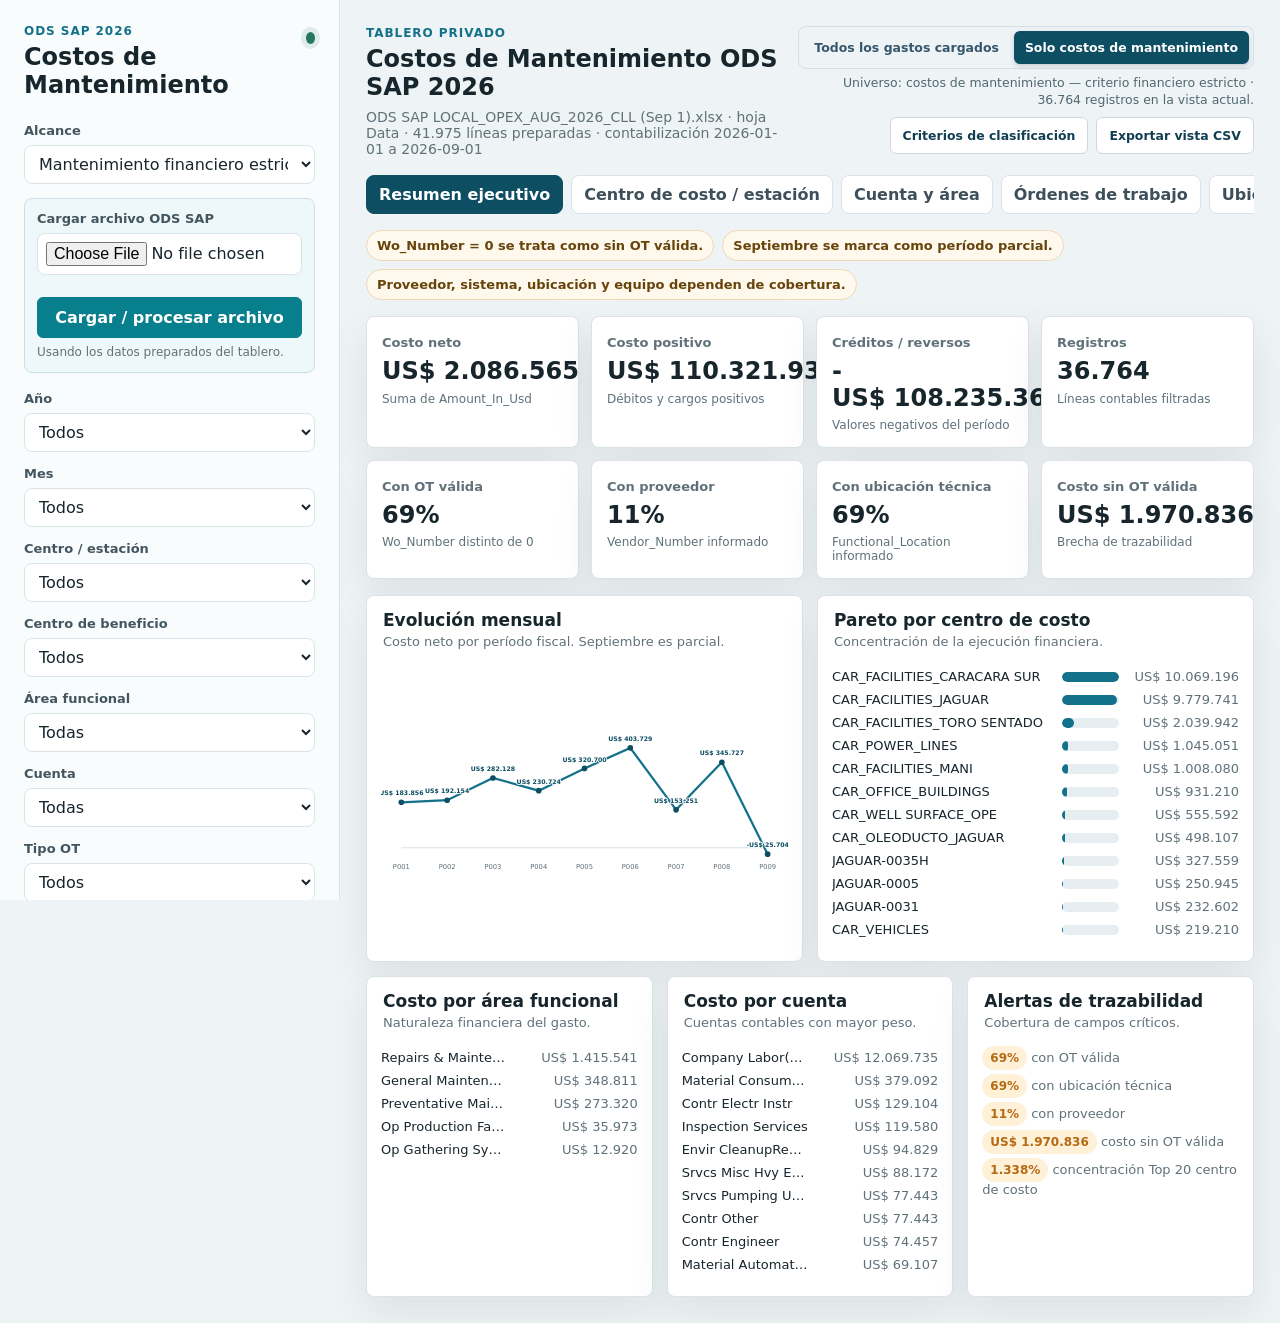
<file: index.html>
<!doctype html>
<html lang="es">
  <head>
    <meta charset="utf-8" />
    <meta name="viewport" content="width=device-width, initial-scale=1" />
    <title>Costos de Mantenimiento ODS SAP 2026</title>
    <meta
      name="description"
      content="Tablero gerencial privado de costos de mantenimiento basado en ODS SAP 2026."
    />
    <link rel="stylesheet" href="./styles.css?v=20260921-upload" />
  </head>
  <body>
    <div class="app-shell">
      <aside class="filters" aria-label="Filtros globales">
        <div class="brand">
          <div>
            <p class="eyebrow">ODS SAP 2026</p>
            <h1>Costos de Mantenimiento</h1>
          </div>
          <span class="status-dot" title="Fuente de datos preparada"></span>
        </div>

        <label class="field">
          <span>Alcance</span>
          <select id="scopeFilter">
            <option value="all">Todos los gastos cargados</option>
            <option value="strict" selected>Mantenimiento financiero estricto</option>
            <option value="expanded">Mantenimiento ampliado</option>
          </select>
        </label>

        <div class="upload-box">
          <label class="field">
            <span>Cargar archivo ODS SAP</span>
            <input id="odsFile" type="file" accept=".xlsx,.xls" />
          </label>
          <button id="processOdsFile" class="upload-button" type="button" disabled>
            Cargar / procesar archivo
          </button>
          <p id="fileStatus" class="file-status">Usando los datos preparados del tablero.</p>
        </div>

        <div class="filter-grid">
          <label class="field"><span>Año</span><select id="yearFilter"></select></label>
          <label class="field"><span>Mes</span><select id="monthFilter"></select></label>
          <label class="field"><span>Centro / estación</span><select id="stationFilter"></select></label>
          <label class="field"><span>Centro de beneficio</span><select id="profitFilter"></select></label>
          <label class="field"><span>Área funcional</span><select id="areaFilter"></select></label>
          <label class="field"><span>Cuenta</span><select id="accountFilter"></select></label>
          <label class="field"><span>Tipo OT</span><select id="woTypeFilter"></select></label>
          <label class="field"><span>Proveedor</span><select id="vendorFilter"></select></label>
          <label class="field"><span>Ubicación técnica</span><select id="flocFilter"></select></label>
          <label class="field"><span>Gross / Cutback</span><select id="grossFilter"></select></label>
        </div>

        <label class="field search">
          <span>Buscar OT, cuenta, proveedor, ubicación o documento</span>
          <input id="searchBox" type="search" placeholder="Ej. 4000471842, P1703, CONFIPETROL" />
        </label>

        <div class="filter-actions">
          <button id="resetFilters" type="button">Limpiar filtros</button>
        </div>

        <div class="method-note">
          <strong>Advertencia</strong>
          <p>
            Vista financiero-contable. No confirma ejecución física, cierre técnico,
            cumplimiento del plan ni confiabilidad.
          </p>
        </div>
      </aside>

      <main class="workspace">
        <header class="topbar">
          <div>
            <p class="eyebrow">Tablero privado</p>
            <h2>Costos de Mantenimiento ODS SAP 2026</h2>
            <p id="sourceLine" class="source-line">Cargando fuente...</p>
          </div>
          <div class="topbar-actions">
            <div class="scope-control">
              <div class="scope-toggle" role="group" aria-label="Universo del tablero">
                <button id="allExpensesToggle" type="button" class="scope-button" aria-pressed="false">Todos los gastos cargados</button>
                <button id="maintenanceToggle" type="button" class="scope-button active" aria-pressed="true">Solo costos de mantenimiento</button>
              </div>
              <p id="populationStatus" class="population-status" role="status" aria-live="polite">
                Universo: costos de mantenimiento — criterio financiero estricto.
              </p>
            </div>
            <button id="criteriaButton" type="button">Criterios de clasificación</button>
            <button id="downloadCsv" type="button">Exportar vista CSV</button>
          </div>
        </header>

        <nav class="tabs" aria-label="Páginas del tablero">
          <button class="tab active" data-page="executive">Resumen ejecutivo</button>
          <button class="tab" data-page="station">Centro de costo / estación</button>
          <button class="tab" data-page="account">Cuenta y área</button>
          <button class="tab" data-page="orders">Órdenes de trabajo</button>
          <button class="tab" data-page="technical">Ubicaciones y sistemas</button>
          <button class="tab" data-page="vendors">Proveedores y compras</button>
          <button class="tab" data-page="quality">Calidad de datos</button>
        </nav>

        <section class="alert-strip">
          <span>Wo_Number = 0 se trata como sin OT válida.</span>
          <span>Septiembre se marca como período parcial.</span>
          <span>Proveedor, sistema, ubicación y equipo dependen de cobertura.</span>
        </section>

        <section id="kpiGrid" class="kpi-grid" aria-label="Indicadores principales"></section>

        <section id="pageExecutive" class="page active"></section>
        <section id="pageStation" class="page"></section>
        <section id="pageAccount" class="page"></section>
        <section id="pageOrders" class="page"></section>
        <section id="pageTechnical" class="page"></section>
        <section id="pageVendors" class="page"></section>
        <section id="pageQuality" class="page"></section>
      </main>
    </div>

    <div id="loading" class="loading">Preparando dashboard...</div>
    <dialog id="criteriaDialog" aria-labelledby="criteriaDialogTitle">
      <div class="dialog-heading"><div><p class="eyebrow">Método de clasificación</p><h2 id="criteriaDialogTitle">Criterios de clasificación de costos</h2></div><button id="closeCriteria" type="button">Cerrar</button></div>
      <div class="criteria-copy">
        <p><strong>Criterio financiero estricto:</strong> se incluyen las filas con <code>Level 3 (Summ FS) = Maintenance costs</code>.</p>
        <p><strong>Criterio ampliado:</strong> también se consideran las áreas funcionales <code>Repairs &amp; Maintenance</code>, <code>Preventative Maintenance</code>, <code>General Maintenance</code> y <code>Downhole Well Maintenance</code>.</p>
        <p><strong>OT:</strong> <code>Wo_Number = 0</code> se trata como OT no válida y se mantiene visible como brecha de trazabilidad; no se usa para afirmar ejecución.</p>
        <p><strong>Cobertura:</strong> proveedor, ubicación técnica, sistema y equipo solo se interpretan cuando los campos tienen datos suficientes.</p>
        <p class="method-warning"><strong>Límite:</strong> esta clasificación es financiera-contable. No demuestra ejecución física, cierre técnico, cumplimiento del plan ni confiabilidad del activo.</p>
      </div>
    </dialog>
    <script src="./vendor/xlsx.full.min.js"></script>
    <script src="./vendor/pako.min.js"></script>
    <script src="./ods-parser.js?v=20260921-upload"></script>
    <script src="./data.js?v=20260921-upload"></script>
    <script src="./app.js?v=20260921-upload"></script>
  </body>
</html>
</file>
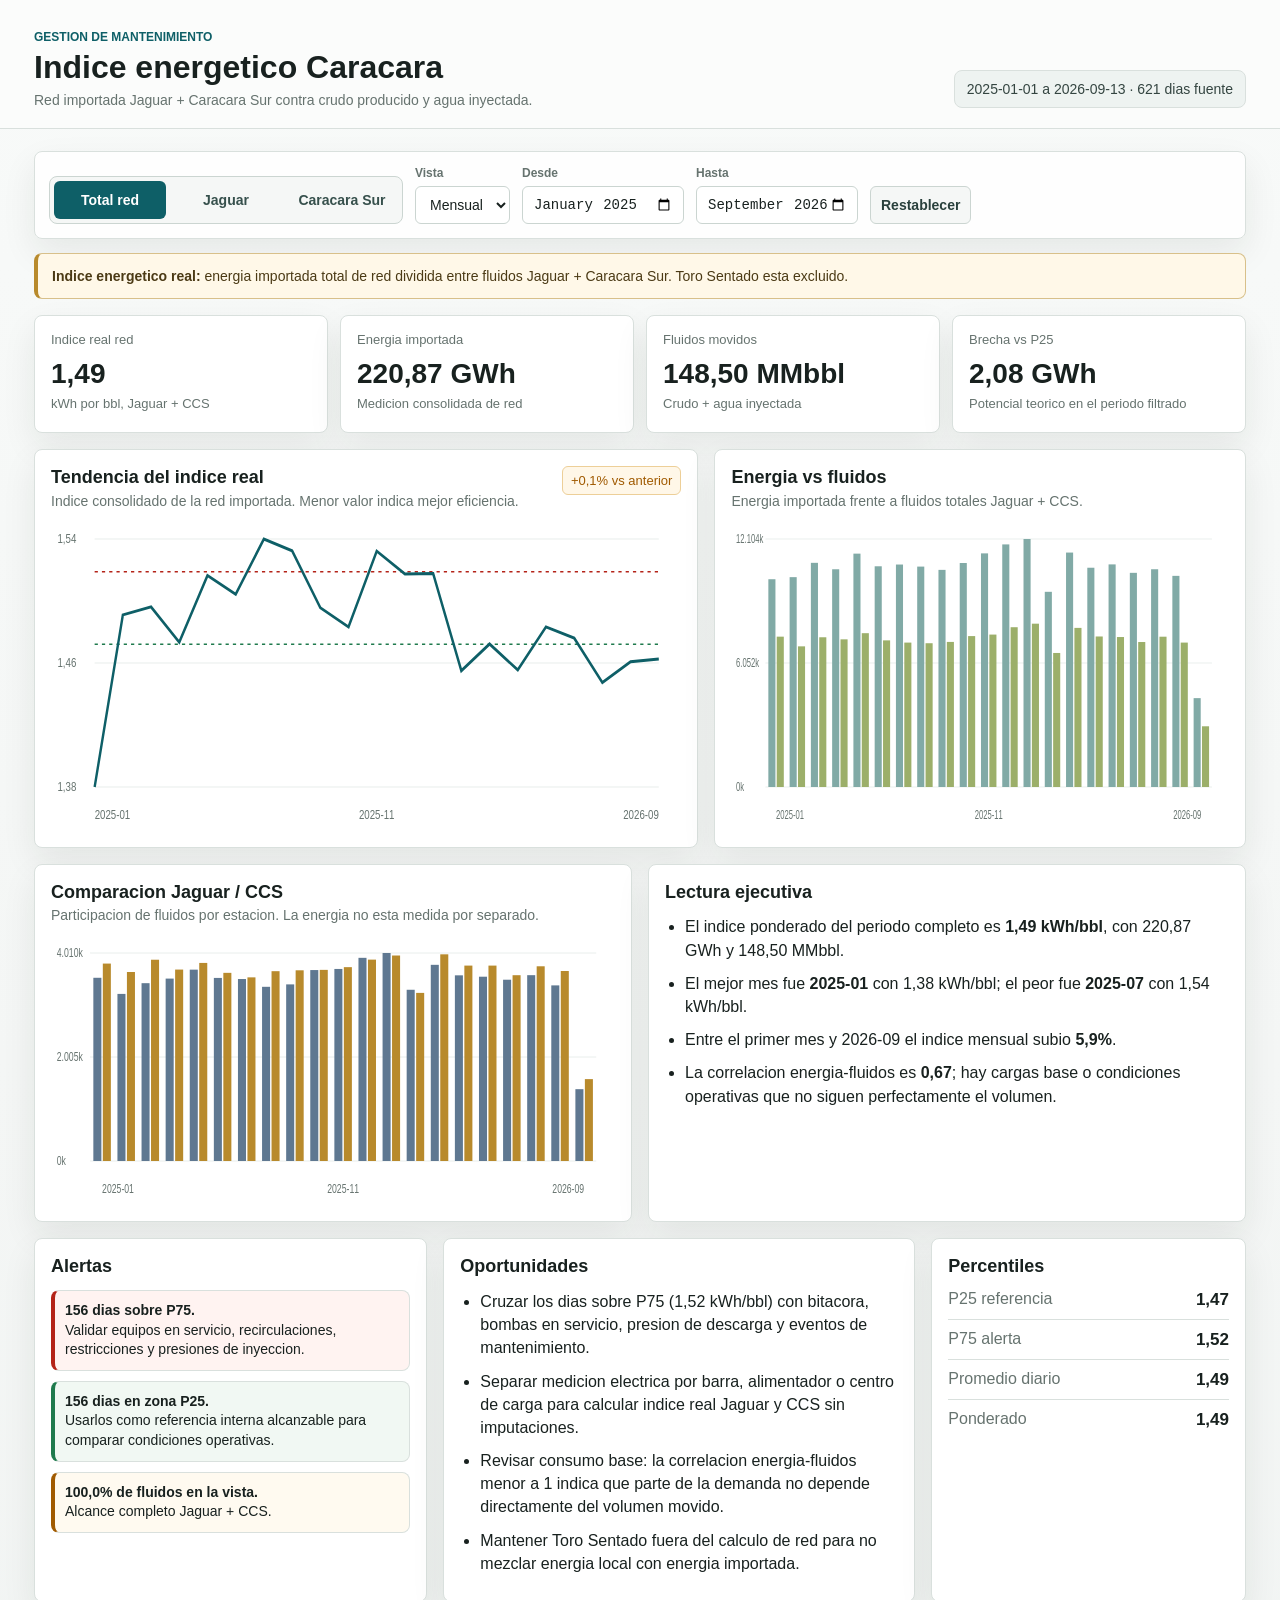
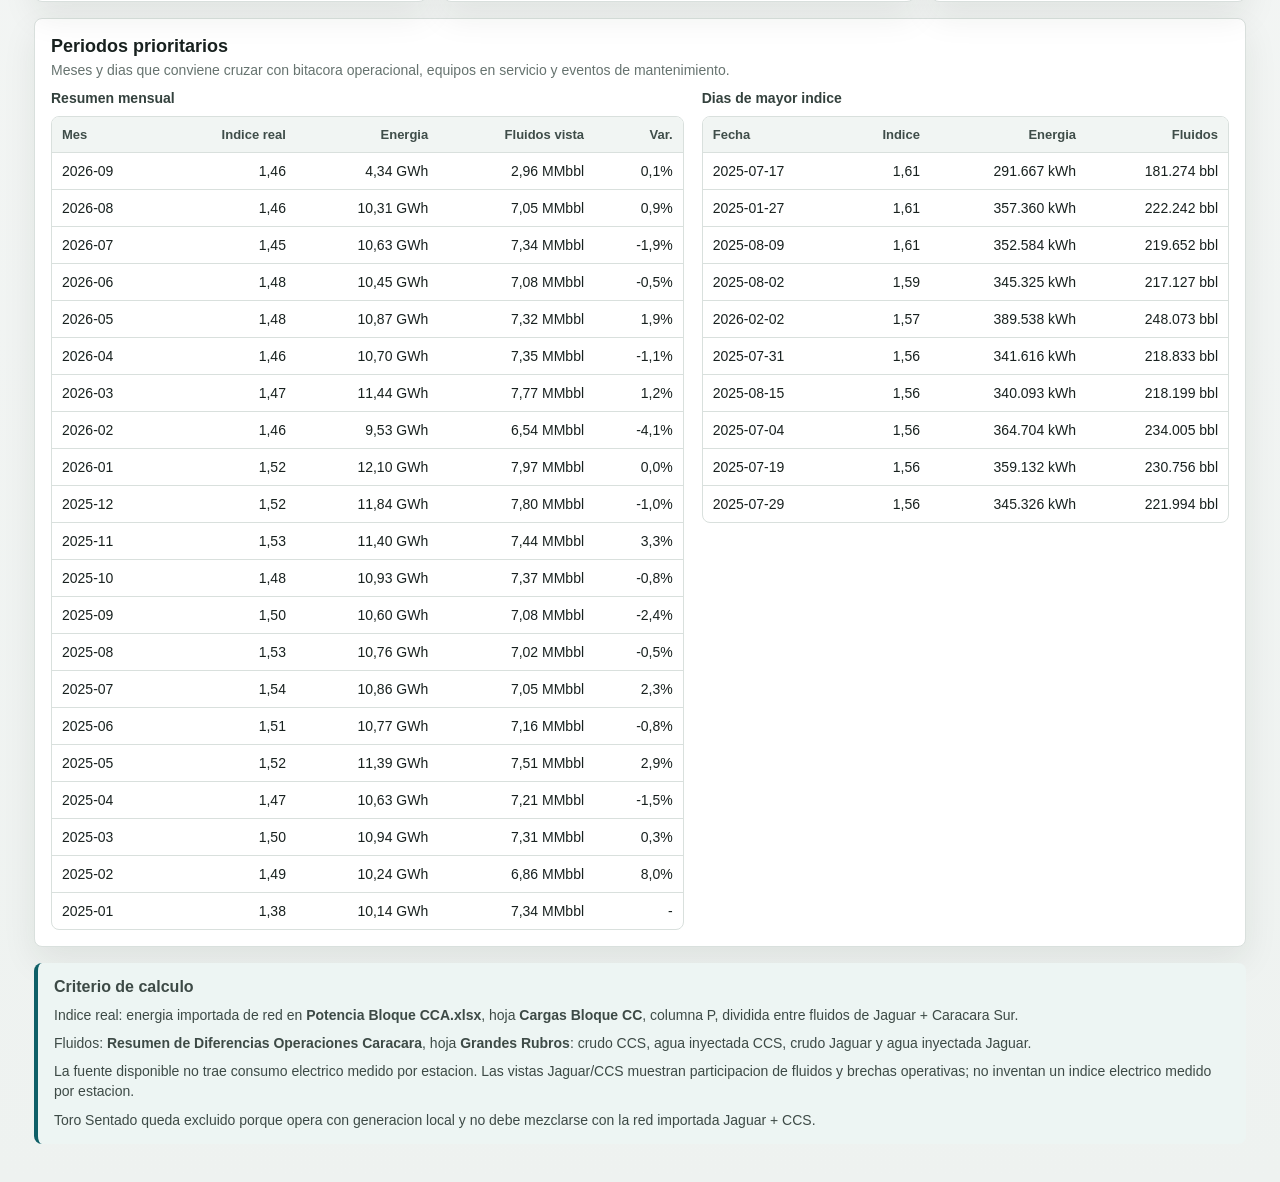
<file: indice-energetico-caracara/index.html>
<!doctype html>
<html lang="es">
<head>
  <meta charset="utf-8">
  <meta name="viewport" content="width=device-width, initial-scale=1">
  <title>Indice energetico Caracara</title>
  <meta name="description" content="Dashboard ejecutivo de energia importada Jaguar + Caracara Sur frente a fluidos movidos.">
  <link rel="stylesheet" href="./styles.css?v=20260915-exec1">
</head>
<body>
  <header class="topbar">
    <div>
      <p class="eyebrow">Gestion de Mantenimiento</p>
      <h1>Indice energetico Caracara</h1>
      <p class="subtitle">Red importada Jaguar + Caracara Sur contra crudo producido y agua inyectada.</p>
    </div>
    <div class="period-pill" id="periodLabel">Cargando periodo...</div>
  </header>

  <main>
    <section class="control-band" aria-label="Filtros del dashboard">
      <div class="segmented" aria-label="Seleccion de estacion">
        <button class="active" data-station="total" type="button">Total red</button>
        <button data-station="jaguar" type="button">Jaguar</button>
        <button data-station="ccs" type="button">Caracara Sur</button>
      </div>
      <label>Vista
        <select id="viewMode">
          <option value="monthly">Mensual</option>
          <option value="daily">Diaria</option>
        </select>
      </label>
      <label>Desde
        <input type="month" id="fromMonth">
      </label>
      <label>Hasta
        <input type="month" id="toMonth">
      </label>
      <button id="resetFilters" class="ghost" type="button">Restablecer</button>
    </section>

    <section class="method-alert" id="methodAlert"></section>

    <section class="kpi-grid" aria-label="Indicadores principales">
      <article><span>Indice real red</span><strong id="kpiIndex">-</strong><small>kWh por bbl, Jaguar + CCS</small></article>
      <article><span>Energia importada</span><strong id="kpiEnergy">-</strong><small>Medicion consolidada de red</small></article>
      <article><span id="kpiFluidLabel">Fluidos movidos</span><strong id="kpiFluids">-</strong><small id="kpiFluidHelp">Crudo + agua inyectada</small></article>
      <article><span>Brecha vs P25</span><strong id="kpiSavings">-</strong><small>Potencial teorico en el periodo filtrado</small></article>
    </section>

    <section class="split primary">
      <article class="panel chart-panel">
        <div class="panel-head"><div><h2>Tendencia del indice real</h2><p id="trendCopy">Indice consolidado de la red importada. Menor valor indica mejor eficiencia.</p></div><span id="trendSignal" class="signal">-</span></div>
        <div id="indexChart" class="chart" role="img" aria-label="Tendencia del indice energetico"></div>
      </article>
      <article class="panel chart-panel">
        <div class="panel-head"><div><h2>Energia vs fluidos</h2><p id="energyFluidCopy">La energia se compara contra los fluidos del alcance seleccionado.</p></div></div>
        <div id="energyFluidChart" class="chart" role="img" aria-label="Comparacion de energia y fluidos"></div>
      </article>
    </section>

    <section class="split">
      <article class="panel chart-panel">
        <div class="panel-head"><div><h2>Comparacion Jaguar / CCS</h2><p>Participacion de fluidos por estacion. La energia no esta medida por separado.</p></div></div>
        <div id="stationChart" class="chart compact" role="img" aria-label="Comparacion de fluidos por estacion"></div>
      </article>
      <article class="panel"><h2>Lectura ejecutiva</h2><ul id="executiveFindings" class="finding-list"></ul></article>
    </section>

    <section class="insight-grid">
      <article class="panel"><h2>Alertas</h2><div id="alerts" class="alert-list"></div></article>
      <article class="panel"><h2>Oportunidades</h2><ul id="opportunities" class="finding-list"></ul></article>
      <article class="panel"><h2>Percentiles</h2><div id="percentileBox" class="percentiles"></div></article>
    </section>

    <section class="panel">
      <div class="panel-head"><div><h2>Periodos prioritarios</h2><p>Meses y dias que conviene cruzar con bitacora operacional, equipos en servicio y eventos de mantenimiento.</p></div></div>
      <div class="tables">
        <div><h3>Resumen mensual</h3><div class="table-wrap"><table><thead><tr><th>Mes</th><th>Indice real</th><th>Energia</th><th>Fluidos vista</th><th>Var.</th></tr></thead><tbody id="monthlyTable"></tbody></table></div></div>
        <div><h3>Dias de mayor indice</h3><div class="table-wrap"><table><thead><tr><th>Fecha</th><th>Indice</th><th>Energia</th><th>Fluidos</th></tr></thead><tbody id="criticalDays"></tbody></table></div></div>
      </div>
    </section>

    <section class="method">
      <h2>Criterio de calculo</h2>
      <p>Indice real: energia importada de red en <strong>Potencia Bloque CCA.xlsx</strong>, hoja <strong>Cargas Bloque CC</strong>, columna P, dividida entre fluidos de Jaguar + Caracara Sur.</p>
      <p>Fluidos: <strong>Resumen de Diferencias Operaciones Caracara</strong>, hoja <strong>Grandes Rubros</strong>: crudo CCS, agua inyectada CCS, crudo Jaguar y agua inyectada Jaguar.</p>
      <p>La fuente disponible no trae consumo electrico medido por estacion. Las vistas Jaguar/CCS muestran participacion de fluidos y brechas operativas; no inventan un indice electrico medido por estacion.</p>
      <p>Toro Sentado queda excluido porque opera con generacion local y no debe mezclarse con la red importada Jaguar + CCS.</p>
    </section>
  </main>

  <script src="./app.js?v=20260915-exec1"></script>
</body>
</html>
</file>
<file: styles.css>
:root {
  color-scheme: light;
  --bg: #eef3f5;
  --panel: #ffffff;
  --panel-soft: #f7fafb;
  --ink: #17252c;
  --muted: #60717a;
  --line: #d9e3e8;
  --blue: #0d4e63;
  --blue-2: #14718a;
  --green: #23785d;
  --amber: #b56a12;
  --red: #a83d3d;
  --shadow: 0 16px 40px rgba(23, 37, 44, 0.08);
}

* {
  box-sizing: border-box;
}

body {
  margin: 0;
  min-height: 100vh;
  background: var(--bg);
  color: var(--ink);
  font-family:
    Inter, ui-sans-serif, system-ui, -apple-system, BlinkMacSystemFont, "Segoe UI",
    sans-serif;
}

button,
select,
input {
  font: inherit;
}

.app-shell {
  display: grid;
  grid-template-columns: 340px minmax(0, 1fr);
  min-height: 100vh;
}

.filters {
  position: sticky;
  top: 0;
  height: 100vh;
  overflow: auto;
  padding: 24px;
  border-right: 1px solid var(--line);
  background: #f9fcfd;
}

.brand {
  display: flex;
  align-items: flex-start;
  justify-content: space-between;
  gap: 16px;
  margin-bottom: 24px;
}

.brand h1,
.topbar h2 {
  margin: 0;
  font-size: 24px;
  line-height: 1.15;
  letter-spacing: 0;
}

.eyebrow {
  margin: 0 0 6px;
  color: var(--blue-2);
  font-size: 12px;
  font-weight: 800;
  letter-spacing: 0.08em;
  text-transform: uppercase;
}

.status-dot {
  width: 12px;
  height: 12px;
  margin-top: 8px;
  border-radius: 50%;
  background: var(--green);
  box-shadow: 0 0 0 5px rgba(35, 120, 93, 0.12);
}

.field {
  display: grid;
  gap: 7px;
  margin-bottom: 12px;
}

.field span {
  color: #43555f;
  font-size: 13px;
  font-weight: 700;
}

select,
input {
  width: 100%;
  min-height: 38px;
  border: 1px solid var(--line);
  border-radius: 8px;
  background: white;
  color: var(--ink);
  padding: 8px 10px;
  outline: none;
}

select:focus,
input:focus {
  border-color: var(--blue-2);
  box-shadow: 0 0 0 3px rgba(20, 113, 138, 0.14);
}

.filter-grid {
  display: grid;
  gap: 2px;
}

.upload-box {
  margin: 14px 0 18px;
  padding: 12px;
  border: 1px solid #c9dfe5;
  border-radius: 8px;
  background: #eef8fa;
}

.upload-box input[type="file"] {
  min-height: 42px;
  padding: 8px;
  background: #fff;
}

.upload-button {
  width: 100%;
  margin-top: 10px;
  padding: 10px 12px;
  border: 1px solid #087f8c;
  border-radius: 6px;
  background: #087f8c;
  color: #fff;
  font-weight: 700;
}

.upload-button:hover:not(:disabled) { background: #066873; }

.file-status {
  margin: 6px 0 0;
  color: var(--muted);
  font-size: 12px;
  line-height: 1.35;
}

.selected-text { color: var(--blue-2); }
.success-text { color: var(--green); }
.error-text { color: var(--red); }
.loading-text { color: var(--amber); }

.filter-actions {
  display: flex;
  gap: 10px;
  margin: 18px 0;
}

button {
  border: 1px solid var(--line);
  border-radius: 8px;
  background: white;
  color: var(--ink);
  padding: 9px 12px;
  cursor: pointer;
  transition:
    background 0.15s ease,
    border-color 0.15s ease,
    color 0.15s ease;
}

button:hover {
  border-color: var(--blue-2);
}

.filter-actions button,
.topbar-actions button {
  background: var(--blue);
  border-color: var(--blue);
  color: white;
  font-weight: 700;
}

.method-note {
  margin-top: 18px;
  padding: 14px;
  border: 1px solid #efd8b5;
  border-radius: 8px;
  background: #fff8ec;
  color: #5c3a09;
}

.method-note p {
  margin: 6px 0 0;
  color: #6b4b1a;
  font-size: 14px;
  line-height: 1.45;
}

.workspace {
  min-width: 0;
  padding: 26px;
}

.topbar {
  display: flex;
  align-items: flex-start;
  justify-content: space-between;
  gap: 20px;
  margin-bottom: 18px;
}

.source-line {
  margin: 8px 0 0;
  color: var(--muted);
  font-size: 14px;
}

.tabs {
  display: flex;
  gap: 8px;
  overflow-x: auto;
  padding-bottom: 10px;
}

.tab {
  white-space: nowrap;
  background: #ffffff;
  color: #3d505a;
  font-weight: 700;
}

.tab.active {
  background: var(--blue);
  border-color: var(--blue);
  color: white;
}

.alert-strip {
  display: flex;
  flex-wrap: wrap;
  gap: 8px;
  margin: 6px 0 16px;
}

.alert-strip span {
  padding: 7px 10px;
  border: 1px solid #efd8b5;
  border-radius: 999px;
  background: #fff8ec;
  color: #67440b;
  font-size: 13px;
  font-weight: 700;
}

.kpi-grid {
  display: grid;
  grid-template-columns: repeat(4, minmax(0, 1fr));
  gap: 12px;
  margin-bottom: 16px;
}

.kpi {
  padding: 15px;
  border: 1px solid var(--line);
  border-radius: 8px;
  background: var(--panel);
  box-shadow: var(--shadow);
}

.kpi span {
  color: var(--muted);
  font-size: 13px;
  font-weight: 800;
}

.kpi strong {
  display: block;
  margin-top: 7px;
  font-size: 24px;
  line-height: 1.1;
}

.kpi small {
  display: block;
  margin-top: 7px;
  color: var(--muted);
  font-size: 12px;
}

.page {
  display: none;
}

.page.active {
  display: block;
}

.grid-2,
.grid-3 {
  display: grid;
  gap: 14px;
}

.grid-2 {
  grid-template-columns: repeat(2, minmax(0, 1fr));
}

.grid-3 {
  grid-template-columns: repeat(3, minmax(0, 1fr));
}

.card {
  min-width: 0;
  border: 1px solid var(--line);
  border-radius: 8px;
  background: var(--panel);
  box-shadow: var(--shadow);
}

.card-header {
  display: flex;
  align-items: baseline;
  justify-content: space-between;
  gap: 12px;
  padding: 14px 16px 0;
}

.card h3 {
  margin: 0;
  font-size: 17px;
  letter-spacing: 0;
}

.card p {
  margin: 4px 0 0;
  color: var(--muted);
  font-size: 13px;
}

.chart {
  padding: 12px 14px 16px;
  min-height: 260px;
}

.bar-row {
  display: grid;
  grid-template-columns: minmax(110px, 220px) minmax(0, 1fr) 110px;
  align-items: center;
  gap: 10px;
  margin: 8px 0;
  font-size: 13px;
}

.bar-label {
  overflow: hidden;
  text-overflow: ellipsis;
  white-space: nowrap;
}

.bar-track {
  height: 10px;
  border-radius: 999px;
  background: #e6eef2;
  overflow: hidden;
}

.bar-fill {
  height: 100%;
  border-radius: inherit;
  background: var(--blue-2);
}

.bar-fill.negative {
  background: var(--red);
}

.bar-value {
  text-align: right;
  color: var(--muted);
  font-variant-numeric: tabular-nums;
}

.table-wrap {
  overflow: auto;
  max-height: 430px;
  padding: 12px 14px 16px;
}

table {
  width: 100%;
  border-collapse: collapse;
  font-size: 13px;
}

th,
td {
  padding: 9px 8px;
  border-bottom: 1px solid var(--line);
  text-align: left;
  vertical-align: top;
}

th {
  position: sticky;
  top: 0;
  z-index: 1;
  background: white;
  color: #41545f;
  font-size: 12px;
  text-transform: uppercase;
}

td.num,
th.num {
  text-align: right;
  font-variant-numeric: tabular-nums;
}

.badge {
  display: inline-flex;
  align-items: center;
  min-height: 24px;
  padding: 3px 8px;
  border-radius: 999px;
  background: #e7f1f4;
  color: var(--blue);
  font-size: 12px;
  font-weight: 800;
}

.badge.warn {
  background: #fff0d8;
  color: var(--amber);
}

.badge.good {
  background: #e6f4ee;
  color: var(--green);
}

.svg-chart {
  width: 100%;
  min-height: 280px;
}

.loading {
  position: fixed;
  inset: auto 24px 24px auto;
  padding: 12px 14px;
  border: 1px solid var(--line);
  border-radius: 8px;
  background: white;
  box-shadow: var(--shadow);
  color: var(--blue);
  font-weight: 800;
}

.loading.hidden {
  display: none;
}

@media (max-width: 1180px) {
  .app-shell {
    grid-template-columns: 1fr;
  }

  .filters {
    position: static;
    height: auto;
    border-right: 0;
    border-bottom: 1px solid var(--line);
  }

  .filter-grid {
    grid-template-columns: repeat(2, minmax(0, 1fr));
    gap: 10px;
  }

  .kpi-grid,
  .grid-3 {
    grid-template-columns: repeat(2, minmax(0, 1fr));
  }
}

@media (max-width: 760px) {
  .workspace,
  .filters {
    padding: 16px;
  }

  .topbar {
    display: grid;
  }

  .filter-grid,
  .kpi-grid,
  .grid-2,
  .grid-3 {
    grid-template-columns: 1fr;
  }

  .bar-row {
    grid-template-columns: 1fr;
    gap: 5px;
  }

  .bar-value {
    text-align: left;
  }
}

.scope-control { display:grid; gap:6px; min-width:min(100%, 430px); }
.scope-toggle { display:flex; gap:4px; padding:4px; background:#eef3f6; border:1px solid #d5e0e6; border-radius:8px; }
.topbar-actions .scope-button { background:transparent; color:#35566b; border:0; padding:9px 11px; border-radius:6px; font-size:.78rem; font-weight:700; white-space:nowrap; }
.topbar-actions .scope-button.active { background:#0d4e63; color:#fff; box-shadow:0 2px 5px #102a4330; }
.topbar-actions .scope-button:hover:not(.active) { background:#dcecf0; }
.scope-button:focus-visible { outline:3px solid rgba(20,113,138,.25); outline-offset:2px; }
.population-status { margin:0; color:#506772; font-size:.78rem; line-height:1.35; text-align:right; }
.topbar-actions { display:flex; flex-wrap:wrap; align-items:center; justify-content:flex-end; gap:8px; }
.topbar-actions > button { background:#fff; color:#123e53; border:1px solid #cbd8df; padding:10px 12px; border-radius:6px; font-weight:700; font-size:.78rem; }
.topbar-actions > button:hover { background:#edf7f8; }
.point-value { font-weight:700; paint-order:stroke; stroke:#fff; stroke-width:3px; stroke-linejoin:round; }
#criteriaDialog { width:min(680px, calc(100vw - 32px)); max-height:min(78vh, 760px); margin:auto; padding:0; overflow:auto; border:1px solid #cbd8df; border-radius:12px; background:#fff; color:var(--ink); box-shadow:0 24px 70px rgba(23,37,44,.28); }
#criteriaDialog::backdrop { background:rgba(9,30,40,.56); backdrop-filter:blur(2px); }
.dialog-heading { position:sticky; top:0; z-index:1; display:flex; align-items:flex-start; justify-content:space-between; gap:20px; padding:20px 22px 16px; border-bottom:1px solid var(--line); background:#fff; }
.dialog-heading h2 { margin:0; font-size:1.35rem; line-height:1.2; }
.dialog-heading button { flex:0 0 auto; color:var(--blue); font-weight:700; }
.criteria-copy { color:#496174; line-height:1.65; font-size:.92rem; }
.criteria-copy { padding:4px 22px 22px; }
.criteria-copy p + p { margin-top:12px; }
.criteria-copy code { color:#0d4e63; background:#eef6f8; padding:2px 4px; border-radius:3px; }
.method-warning { border-left:4px solid #c58b31; background:#fff8e9; color:#6b4b1d; padding:10px 12px; }
.dialog-fallback-open { position:fixed; inset:50% auto auto 50%; z-index:1001; display:block; transform:translate(-50%, -50%); }
body.dialog-open::before { content:""; position:fixed; inset:0; z-index:1000; background:rgba(9,30,40,.56); }
@media (max-width: 900px) { .topbar-actions { justify-content:flex-start; } .scope-control,.scope-toggle { width:100%; } .scope-button { flex:1; white-space:normal; } .population-status { text-align:left; } }
</file>
<file: indice-energetico-caracara/styles.css>
:root { color-scheme: light; --bg:#f4f6f5; --ink:#18211f; --muted:#66736f; --panel:#fff; --soft:#eef3f1; --line:#d9e0dd; --accent:#0e5f67; --gold:#b88a2c; --steel:#5f7891; --bad:#b42318; --warn:#a05a00; --good:#1f7a4d; --shadow:0 14px 34px rgba(24,33,31,.08); }
*{box-sizing:border-box} body{margin:0;font-family:Arial,Helvetica,sans-serif;background:linear-gradient(180deg,#f8faf9 0%,var(--bg) 38%,#eef2f0 100%);color:var(--ink)} h1,h2,h3,p{margin:0}.topbar{display:flex;align-items:flex-end;justify-content:space-between;gap:24px;padding:30px 34px 20px;border-bottom:1px solid var(--line);background:#fbfcfb}h1{font-size:32px;line-height:1.1;font-weight:760}h2{font-size:18px;line-height:1.25}h3{font-size:14px;margin-bottom:10px;color:#33413d}.eyebrow{color:var(--accent);font-size:12px;font-weight:800;text-transform:uppercase;letter-spacing:0;margin-bottom:6px}.subtitle{color:var(--muted);margin-top:7px;font-size:14px}.period-pill{border:1px solid var(--line);background:var(--soft);padding:10px 12px;border-radius:8px;color:#344541;font-size:14px;white-space:nowrap}main{padding:22px 34px 38px;max-width:1480px;margin:0 auto}.control-band{display:flex;flex-wrap:wrap;align-items:end;gap:12px;padding:14px;border:1px solid var(--line);background:rgba(255,255,255,.88);border-radius:8px;box-shadow:var(--shadow)}.segmented{display:inline-flex;gap:4px;padding:4px;border:1px solid #cbd5d1;border-radius:8px;background:#f5f7f6}label{display:grid;gap:6px;font-size:12px;color:var(--muted);font-weight:800}select,input,button{min-height:38px;border:1px solid #cbd5d1;border-radius:6px;background:#fff;color:var(--ink);font-size:14px;padding:7px 10px}button{background:var(--accent);color:#fff;border-color:var(--accent);font-weight:800;cursor:pointer}.segmented button{min-width:112px;background:transparent;color:#36504c;border-color:transparent}.segmented button.active{background:var(--accent);color:#fff}button.ghost{background:#f5f7f6;color:#29403c;border-color:#cbd5d1}.method-alert{margin-top:14px;padding:12px 14px;border:1px solid #d8c08a;border-left:4px solid var(--gold);background:#fff8e8;border-radius:8px;color:#4b3a15;font-size:14px;line-height:1.45}.kpi-grid{display:grid;grid-template-columns:repeat(4,minmax(0,1fr));gap:12px;margin:16px 0}.kpi-grid article,.panel{background:var(--panel);border:1px solid var(--line);border-radius:8px;box-shadow:var(--shadow)}.kpi-grid article{padding:16px;min-height:118px}.kpi-grid span,.kpi-grid small{display:block;color:var(--muted);font-size:13px}.kpi-grid strong{display:block;font-size:28px;line-height:1.1;margin:12px 0 6px}.split{display:grid;grid-template-columns:1fr 1fr;gap:16px;margin-bottom:16px}.split.primary{grid-template-columns:minmax(0,1.25fr) minmax(0,1fr)}.insight-grid{display:grid;grid-template-columns:1fr 1.2fr .8fr;gap:16px;margin-bottom:16px}.panel{padding:16px}.panel-head{display:flex;justify-content:space-between;gap:12px;align-items:start;margin-bottom:12px}.panel-head p{color:var(--muted);font-size:14px;margin-top:4px}.signal{border:1px solid var(--line);border-radius:6px;padding:6px 8px;font-size:13px;white-space:nowrap;color:var(--muted);background:#f8faf9}.signal.good{color:var(--good);background:#eef8f1;border-color:#b7dcc5}.signal.bad{color:var(--bad);background:#fff1ef;border-color:#f1b8b2}.signal.warn{color:var(--warn);background:#fff7e8;border-color:#edcf98}.chart{width:100%;min-height:310px;overflow:hidden}.chart.compact,.chart.compact svg{min-height:270px;height:270px}.chart svg{width:100%;height:310px;display:block}.axis{font-size:12px;fill:var(--muted)}.grid-line{stroke:#e6ece9;stroke-width:1}.line-index{fill:none;stroke:var(--accent);stroke-width:3}.line-secondary{fill:none;stroke:var(--gold);stroke-width:2.5;stroke-dasharray:6 5}.bar-energy{fill:#81aaa6}.bar-fluid{fill:#9caf6a}.bar-ccs{fill:#5f7891}.bar-jaguar{fill:#b88a2c}.marker-p25{stroke:#1f7a4d;stroke-width:1.6;stroke-dasharray:4 5}.marker-p75{stroke:#b42318;stroke-width:1.6;stroke-dasharray:4 5}.finding-list{margin:12px 0 0;padding-left:20px}.finding-list li{margin-bottom:10px;line-height:1.45}.alert-list{display:grid;gap:10px;margin-top:12px}.alert-item{border:1px solid var(--line);border-left:4px solid var(--warn);border-radius:8px;padding:10px;background:#fffaf0;font-size:14px;line-height:1.4}.alert-item.good{border-left-color:var(--good);background:#f1f8f3}.alert-item.bad{border-left-color:var(--bad);background:#fff3f1}.percentiles{margin-top:12px;display:grid;gap:10px}.percentiles div{display:flex;justify-content:space-between;gap:10px;padding-bottom:9px;border-bottom:1px solid var(--line)}.percentiles div:last-child{border-bottom:0}.percentiles span{color:var(--muted)}.percentiles strong{font-size:17px}.tables{display:grid;grid-template-columns:1.2fr 1fr;gap:18px}.table-wrap{overflow-x:auto;border:1px solid var(--line);border-radius:8px}table{width:100%;border-collapse:collapse;font-size:14px}th,td{padding:10px;border-bottom:1px solid var(--line);text-align:right;white-space:nowrap}th:first-child,td:first-child{text-align:left}thead th{background:#f1f5f3;color:#3f4d49;font-size:13px}tbody tr:last-child td{border-bottom:0}.method{margin-top:16px;padding:14px 16px;color:#3d4a46;border-left:4px solid var(--accent);background:#edf5f3;border-radius:8px}.method h2{font-size:16px;margin-bottom:8px}.method p{font-size:14px;line-height:1.45;margin-top:8px}@media(max-width:1080px){.kpi-grid,.split,.split.primary,.tables,.insight-grid{grid-template-columns:1fr}.topbar{align-items:start;flex-direction:column}.period-pill{white-space:normal}}@media(max-width:640px){.topbar,main{padding-left:16px;padding-right:16px}h1{font-size:25px}.control-band{display:grid}.segmented{display:grid;grid-template-columns:1fr}label,button,.segmented button{width:100%}.kpi-grid strong{font-size:24px}}
</file>
